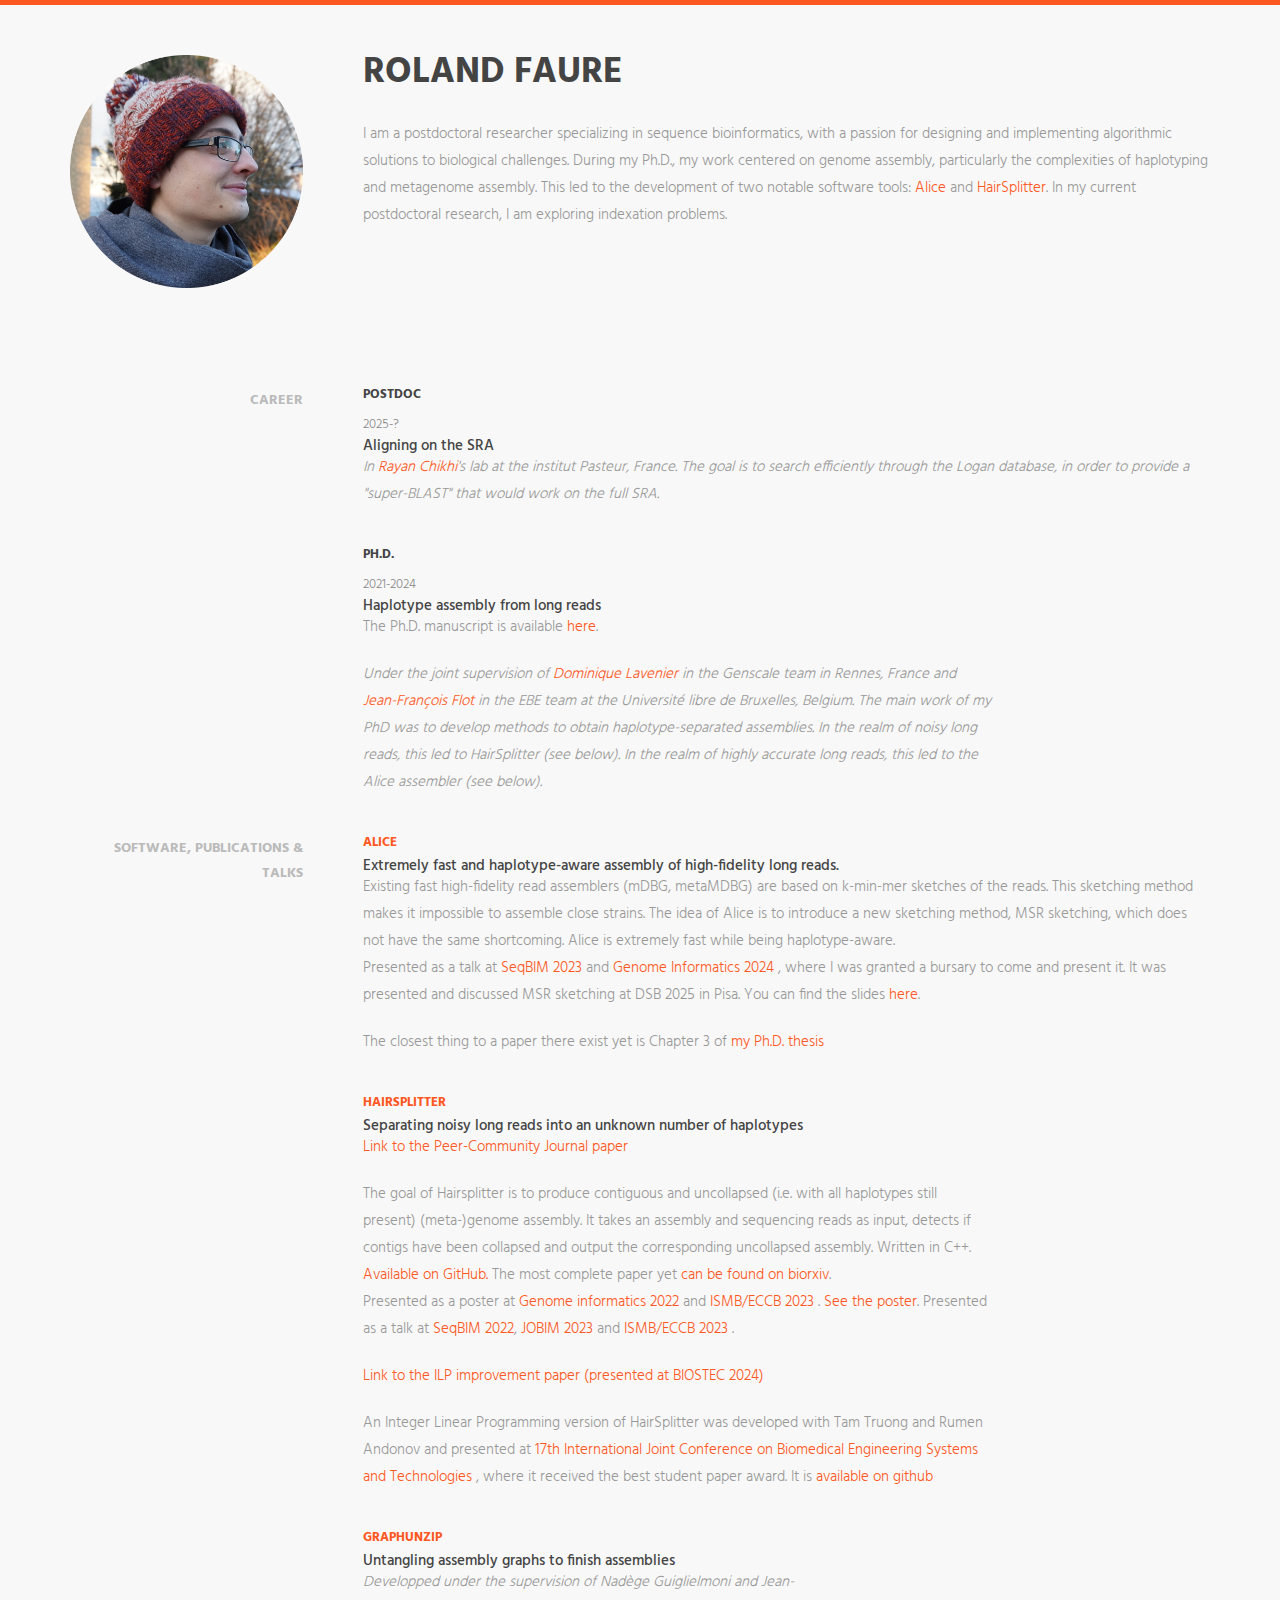
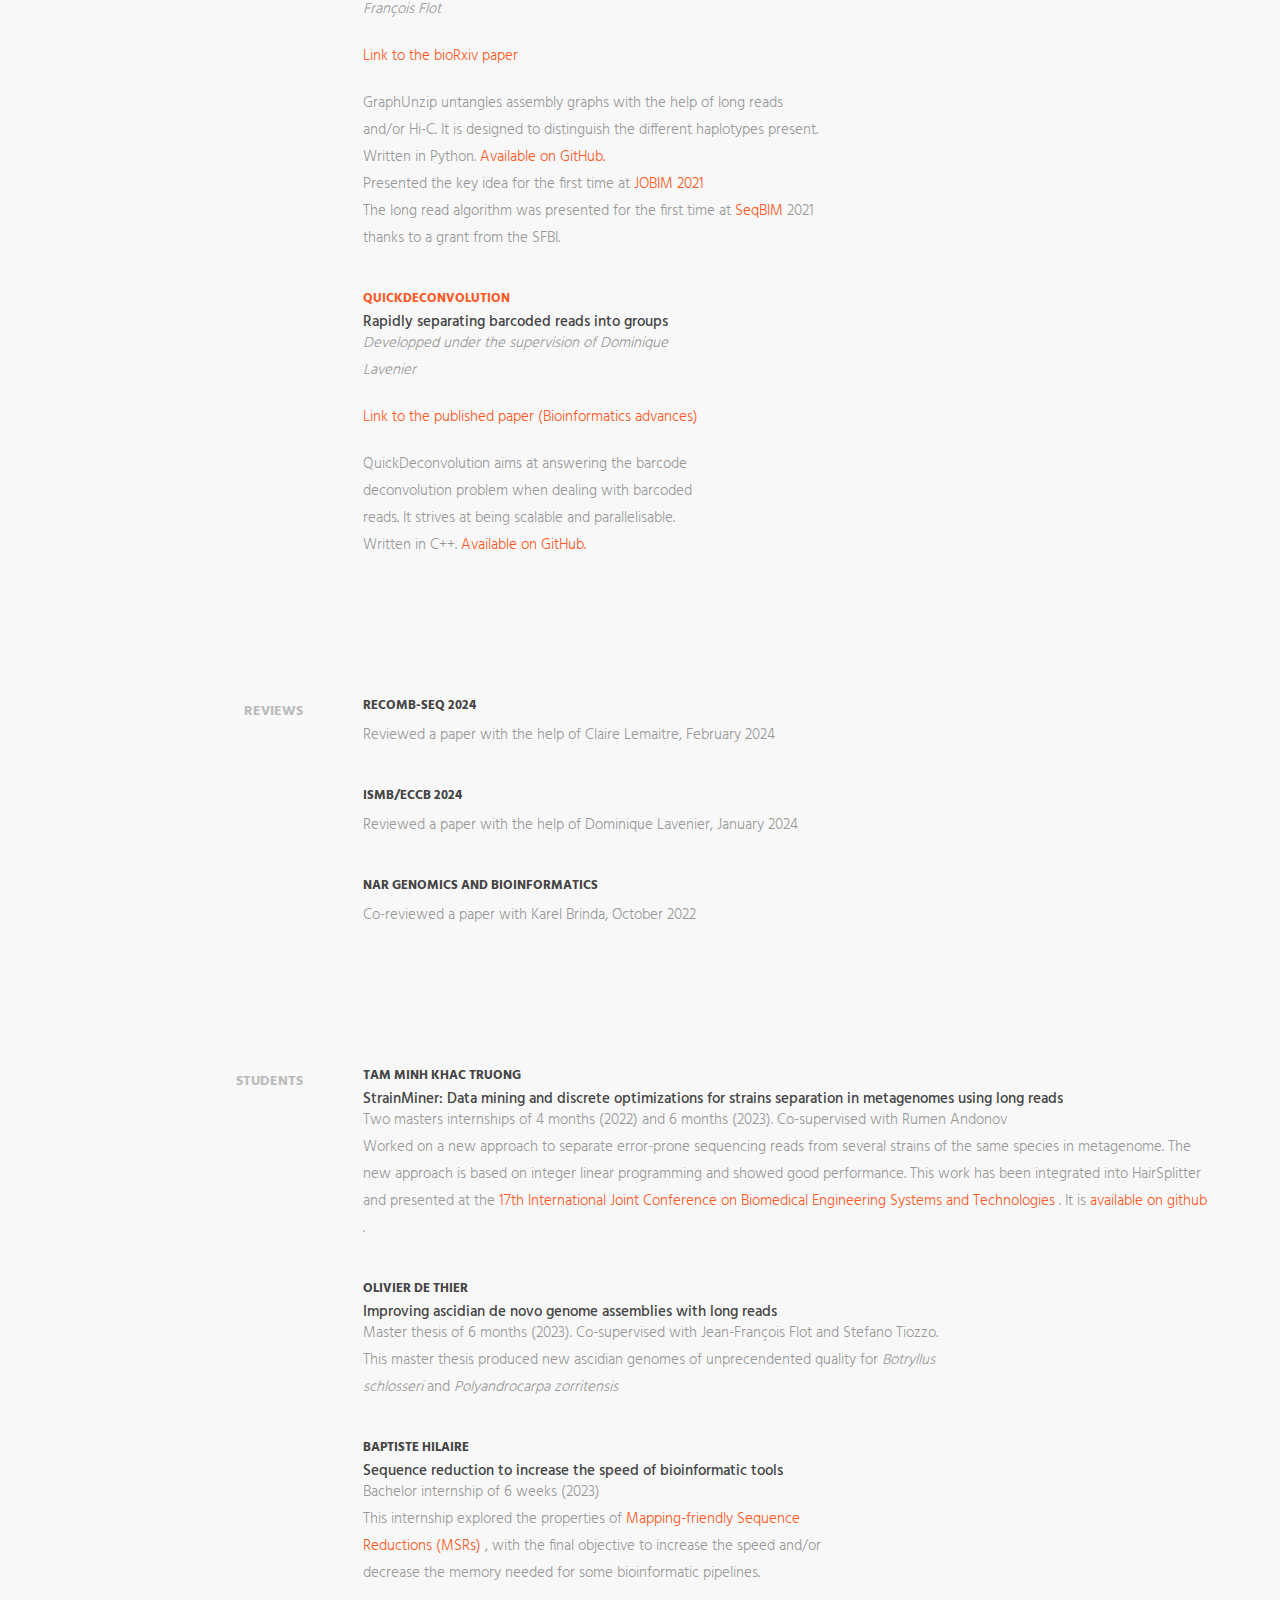
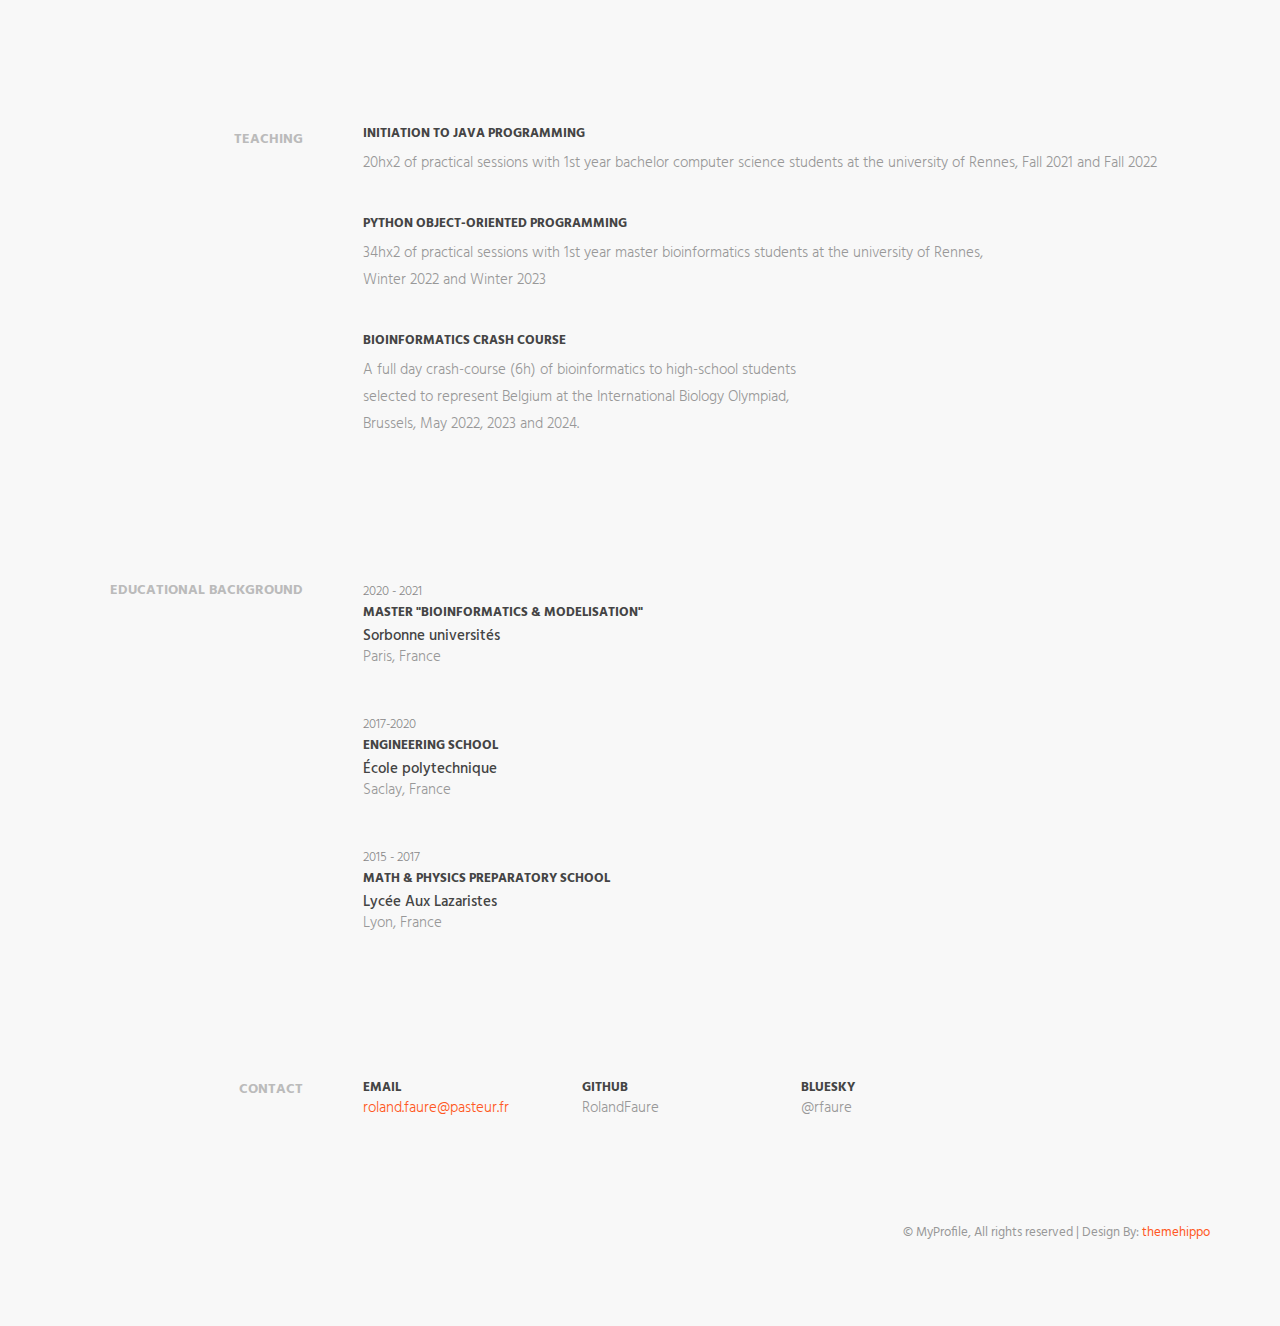
<file: index.html>
<!DOCTYPE html>
<html>
<head>
    <meta charset="utf-8">
    <meta http-equiv="X-UA-Compatible" content="IE=edge">
    <meta name="viewport" content="width=device-width, initial-scale=1">
    <!-- The above 3 meta tags *must* come first in the head; any other head content must come *after* these tags -->
    <title>About me - Roland Faure</title>


    <!-- web-fonts -->
    <link href="https://fonts.googleapis.com/css?family=Hind:300,400,500,600,700" rel="stylesheet">

    <!-- font-awesome -->
    <link href="css/font-awesome.min.css" rel="stylesheet">

    <!-- Bootstrap -->
    <link href="css/bootstrap.min.css" rel="stylesheet">

    <!-- owl carousal -->
    <link href="css/owl.carousel.css" rel="stylesheet">

    <!-- Style CSS -->
    <link href="css/style.css" rel="stylesheet">

    <!-- HTML5 shim and Respond.js for IE8 support of HTML5 elements and media queries -->
    <!-- WARNING: Respond.js doesn't work if you view the page via file:// -->
    <!--[if lt IE 9]>
    <script src="https://oss.maxcdn.com/html5shiv/3.7.2/html5shiv.min.js"></script>
    <script src="https://oss.maxcdn.com/respond/1.4.2/respond.min.js"></script>
    <![endif]-->
</head>
<body>
<div id="main-wrapper">
<!-- Page Preloader -->
<div id="preloader">
    <div id="status">
        <div class="status-mes"></div>
    </div>
</div>

<header class="header">
    <div class="container">
        <div class="row">
            <div class="col-md-3">
                <div class="profile-img">
                    <img src="img/img-profile.png" class="img-responsive" alt=""/>
                </div>
                <!-- Profile Image -->
            </div>
            <div class="col-md-9">
                <div class="name-wrapper">
                    <h1 class="name">Roland Faure</h1>
                </div>
                <p>
                   I am a postdoctoral researcher specializing in sequence bioinformatics, with a passion for designing and implementing algorithmic solutions to biological challenges. During my Ph.D., my work centered on genome assembly, particularly the complexities of haplotyping and metagenome assembly. This led to the development of two notable software tools: <a target="_blank" href="https://github.com/rolandfaure/alice-asm">Alice</a> and <a target="_blank" href="https://github.com/rolandfaure/alice-asm">HairSplitter</a>. In my current postdoctoral research, I am exploring indexation problems.
                </p>


      
            </div>
        </div>
    </div>
</header>
<!-- .header-->

<section class="section-education section-wrapper">
    <div class="container">
        <div class="row">
            <div class="col-md-3">
                <div class="section-title"><h2>Career</h2></div>
            </div>
            
            <div class="col-md-9">
                <div class="row">
                    <div class="col-md-12">
                        <div class="content-item">
                            <h3>Postdoc</h3>
                            <small>2025-?</small>
                            <h4>Aligning on the SRA</h4>
                            
			    <p><i>In <a target="_blank" href="http://rayan.chikhi.name/">Rayan Chikhi</a>'s lab at the institut Pasteur, France. The goal is to search efficiently through the Logan database, in order to provide a "super-BLAST" that would work on the full SRA. </i></p>
			

                        </div>
            </div>
            
            <div class="col-md-9">
                <div class="row">
                    <div class="col-md-12">
                        <div class="content-item">
                            <h3>Ph.D.</h3>
                            <small>2021-2024</small>
                            <h4>Haplotype assembly from long reads</h4>
                            
                            <p>The Ph.D. manuscript is available <a target="_blank" href="docs/these_compressed.pdf">here</a>.
                            
			    <p><i>Under the joint supervision of <a target="_blank" href="http://lavenier.net/homepage/"> Dominique Lavenier </a> in the Genscale team in Rennes, France and <a target="_blank" href="https://ebe.ulb.be/ebe/Flot.html"> Jean-François Flot</a> in the EBE team at the Université libre de Bruxelles, Belgium. The main work of my PhD was to develop methods to obtain haplotype-separated assemblies. In the realm of noisy long reads, this led to HairSplitter (see below). In the realm of highly accurate long reads, this led to the Alice assembler (see below). </i></p>
			

                        </div>
            </div>
	</div>
	</div>
	</div>
</div>

<section class="section-education section-wrapper">
    <div class="container">
        <div class="row">
            <div class="col-md-3">
                <div class="section-title"><h2>Software, publications & talks</h2></div>
            </div>
          
          <div class="col-md-9">
                <div class="row">
                    <div class="col-md-12">
                        <div class="content-item">
                        
                            <h3><a target="_blank" href="https://github.com/rolandfaure/alice-asm">Alice</a></h3>
                            <h4>Extremely fast and haplotype-aware assembly of high-fidelity long reads.</h4>
			    
                            <p>
                            	Existing fast high-fidelity read assemblers (mDBG, metaMDBG) are based on k-min-mer sketches of the reads. This sketching method makes it impossible to assemble close strains. The idea of Alice is to introduce a new sketching method, MSR sketching, which does not have the same shortcoming. Alice is extremely fast while being haplotype-aware.<br>
                            	Presented as a talk at <a target="_blank" href="https://seqbim.cnrs.fr/seqbim-2023/"> SeqBIM 2023</a> and <a target="_blank" href="https://coursesandconferences.wellcomeconnectingscience.org/event/genome-informatics-20241113/"> Genome Informatics 2024 </a>, where I was granted a bursary to come and present it.
                            It was presented and discussed MSR sketching at DSB 2025 in Pisa. You can find the slides <a target="_blank" href="docs/DSB_2025.pdf">here</a>.
                            </p>

			    <p>The closest thing to a paper there exist yet is Chapter 3 of <a target="_blank" href="docs/these_compressed.pdf#page=86"> my Ph.D. thesis </a></p>


                        </div>
            </div>
            
          
            <div class="col-md-9">
                <div class="row">
                    <div class="col-md-12">
                        <div class="content-item">
                        
                            <h3><a target="_blank" href="https://github.com/rolandfaure/hairsplitter">HairSplitter</a></h3>
                            <h4>Separating noisy long reads into an unknown number of haplotypes</h4>

			    <p> <a target="_blank" href="https://peercommunityjournal.org/item/10_24072_pcjournal_481/"> Link to the Peer-Community Journal paper </a></p>
			    
                            <p>
                            	The goal of Hairsplitter is to produce contiguous and uncollapsed (i.e. with all haplotypes still present) (meta-)genome assembly. It takes an assembly and sequencing reads as input, detects if contigs have been collapsed and output the corresponding uncollapsed assembly. Written in C++. <a target="_blank" href="https://github.com/RolandFaure/Hairsplitter" > Available on GitHub.</a> The most complete paper yet <a target="_blank" href="https://www.biorxiv.org/content/10.1101/2024.02.13.580067v2">can be found on biorxiv</a>.<br>
                            	Presented as a poster at <a target="_blank" href="https://coursesandconferences.wellcomeconnectingscience.org/event/genome-informatics-20220921/"> Genome informatics 2022</a> and <a target="_blank" href=http://iscb.org/ismbeccb2023> ISMB/ECCB 2023 </a>. <a target="_blank" href=https://RolandFaure.github.io/docs/Faure-Roland-Genscale-ISMBECCB2023.pdf> See the poster</a>. Presented as a talk at <a target="_blank" href="https://seqbim.cnrs.fr/"> SeqBIM 2022</a>, <a target="_blank" href=https://jobim2023.sciencesconf.org> JOBIM 2023 </a> and <a target="_blank" href="http://iscb.org/ismbeccb2023"> ISMB/ECCB 2023 </a>.
                            </p>

			    <p> <a target="_blank" href="https://www.scitepress.org/Papers/2024/123207/123207.pdf"> Link to the ILP improvement paper (presented at BIOSTEC 2024) </a></p>
			    <p>
			    	An Integer Linear Programming version of HairSplitter was developed with Tam Truong and Rumen Andonov and presented at <a target="_blank" href="https://bioinformatics.scitevents.org/"> 17th International Joint Conference on Biomedical Engineering Systems and Technologies </a>, where it received the best student paper award. It is <a target="_blank" href="https://github.com/rolandfaure/strainminer"> available on github </a></p>

                        </div>
            </div>

            <div class="col-md-9">
                <div class="row">
                    <div class="col-md-12">
                        <div class="content-item">
                            <h3><a target="_blank" href="https://github.com/nadegeguiglielmoni/graphunzip">GraphUnzip</a></h3>
                            <h4>Untangling assembly graphs to finish assemblies</h4>
                            <p><i>Developped under the supervision of Nadège Guiglielmoni and Jean-François Flot </i></p>

                            
			    <p> <a target="_blank" href="https://www.biorxiv.org/content/10.1101/2021.01.29.428779v1.full">Link to the bioRxiv paper </a></p>
			    <p>
                            	GraphUnzip untangles assembly graphs with the help of long reads and/or Hi-C. It is designed to distinguish the different haplotypes present. Written in Python. <a target="_blank" href="https://github.com/nadegeguiglielmoni/GraphUnzip" > Available on GitHub.</a><br>
                            	Presented the key idea for the first time at <a target="_blank" href="https://jobim2021.sciencesconf.org/"> JOBIM 2021 </a> <br>
                            	The long read algorithm was presented for the first time at <a target="_blank" href="https://seqbim.cnrs.fr/"> SeqBIM </a> 2021 thanks to a grant from the SFBI.
                            </p>
                          
                        </div>
            </div>
            
            <div class="col-md-9">
                <div class="row">
                    <div class="col-md-12">
                        <div class="content-item">
                            <h3><a target="_blank" href="https://github.com/rolandfaure/alice-asm">QuickDeconvolution</a></h3>
                            <h4>Rapidly separating barcoded reads into groups</h4>
                            
			    <p><i>Developped under the supervision of Dominique Lavenier </i></p>	

			    <p> <a target="_blank" href="https://academic.oup.com/bioinformaticsadvances/advance-article-abstract/doi/10.1093/bioadv/vbac068/6717790">Link to the published paper (Bioinformatics advances) </a></p>
                            <p>
                            	QuickDeconvolution aims at answering the barcode deconvolution problem when dealing with barcoded reads. It strives at being scalable and parallelisable. Written in C++. <a target="_blank" href="https://github.com/RolandFaure/QuickDeconvolution" > Available on GitHub.</a><br>
                            </p>

                        </div>
            </div>

        </div>
        <!--.row-->
    </div>
    <!-- .container -->
</section>

<section class="section-education section-wrapper">
    <div class="container">
        <div class="row">
            <div class="col-md-3">
                <div class="section-title"><h2>Reviews</h2></div>
            </div>

            <div class="col-md-9">
                <div class="row">
                    <div class="col-md-12">
                    	<div class="content-item">
				<h3>Recomb-SEQ 2024</h3>

                            <p>
                            	Reviewed a paper with the help of Claire Lemaitre, February 2024
                            </p>
                          
                        </div>
                        <div class="content-item">
				<h3>ISMB/ECCB 2024</h3>

                            <p>
                            	Reviewed a paper with the help of Dominique Lavenier, January 2024
                            </p>
                          
                        </div>
                        <div class="content-item">
                            <h3>NAR Genomics and Bioinformatics</h3>

                            <p>
                            	Co-reviewed a paper with Karel Brinda, October 2022
                            </p>
                          
                        </div>
            </div>

            </div>
            
        <!--.row-->
    </div>
    <!-- .container -->
</section>

<section class="section-education section-wrapper">
    <div class="container">
        <div class="row">
            <div class="col-md-3">
                <div class="section-title"><h2>Students</h2></div>
            </div>

            <div class="col-md-9">
                <div class="row">
                    <div class="col-md-12">
                        <div class="content-item">
                            <h3>Tam Minh Khac Truong </h3>
				<h4>StrainMiner: Data mining and discrete optimizations for strains separation in metagenomes using long reads</h4>
				<p>Two masters internships of 4 months (2022) and 6 months (2023). Co-supervised with Rumen Andonov <br>
                            	Worked on a new approach to separate error-prone sequencing reads from several strains of the same species in metagenome. The new approach is based on integer linear programming and showed good performance. This work has been integrated into HairSplitter and presented at the<a target="_blank" href="https://bioinformatics.scitevents.org/"> 17th International Joint Conference on Biomedical Engineering Systems and Technologies </a>. It is <a target="_blank" href="https://github.com/rolandfaure/strainminer"> available on github </a>.
   </p>
                          
                        </div>
            </div>
            
            <div class="col-md-9">
                <div class="row">
                    <div class="col-md-12">
                        <div class="content-item">
                            <h3>Olivier De Thier</h3>
                            <h4>Improving ascidian de novo genome assemblies with long reads</h4>
                            <p>Master thesis of 6 months (2023). Co-supervised with Jean-François Flot and Stefano Tiozzo.<br>
                            This master thesis produced new ascidian genomes of unprecendented quality for <i>Botryllus schlosseri</i> and <i>Polyandrocarpa zorritensis</i></p>

                        </div>
            </div>
            
            <div class="col-md-9">
                <div class="row">
                    <div class="col-md-12">
                        <div class="content-item">
                            <h3>Baptiste Hilaire</h3>
                            <h4>Sequence reduction to increase the speed of bioinformatic tools</h4>
                            <p>Bachelor internship of 6 weeks (2023)<br>
                            This internship explored the properties of <a target="_blank" href="https://www.cell.com/iscience/pdf/S2589-0042(22)01577-2.pdf"> Mapping-friendly Sequence Reductions (MSRs) </a>, with the final objective to increase the speed and/or decrease the memory needed for some bioinformatic pipelines.

                        </div>
            </div>


        </div>
        <!--.row-->
    </div>
    <!-- .container -->
</section>

<section class="section-education section-wrapper">
    <div class="container">
        <div class="row">
            <div class="col-md-3">
                <div class="section-title"><h2>Teaching</h2></div>
            </div>

            <div class="col-md-9">
                <div class="row">
                    <div class="col-md-12">
                        <div class="content-item">
                            <h3>Initiation to Java programming</h3>

                            <p>
                            	20hx2 of practical sessions with 1st year bachelor computer science students at the university of Rennes, Fall 2021 and Fall 2022
                            </p>
                          
                        </div>
            </div>
            
            <div class="col-md-9">
                <div class="row">
                    <div class="col-md-12">
                        <div class="content-item">
                            <h3>Python object-oriented programming</h3>
                            <h4></h4>

                            <p>
                            	34hx2 of practical sessions with 1st year master bioinformatics students at the university of Rennes, Winter 2022 and Winter 2023
                            </p>

                        </div>
            </div>
            
            <div class="col-md-9">
                <div class="row">
                    <div class="col-md-12">
                        <div class="content-item">
                            <h3>Bioinformatics crash course</h3>
                            <h4></h4>

                            <p>
                            A full day crash-course (6h) of bioinformatics to high-school students selected to represent Belgium at the International Biology Olympiad, Brussels, May 2022, 2023 and 2024.
                            </p>

                        </div>
            </div>

        </div>
        <!--.row-->
    </div>
    <!-- .container -->
</section>

<!-- .section-education -->

<section class="section-education section-wrapper">
    <div class="container">
        <div class="row">
            <div class="col-md-3">
                <div class="section-title"><h2>Educational background</h2></div>
            </div>

            <div class="col-md-9">
                <div class="row">
                    <div class="col-md-12">
                        
                        <!-- .experience-item -->
                        <div class="content-item">
                            <small>2020 - 2021</small>
                            <h3>Master "Bioinformatics & modelisation"</h3>
                            <h4>Sorbonne universités</h4>

                            <p>Paris, France</p>
                        </div>
                        
                        <!-- .experience-item -->
                        <div class="content-item">
                            <small>2017-2020</small>
                            <h3>Engineering school</h3>
                            <h4>École polytechnique</h4>

                            <p>Saclay, France</p>
                        </div>
                        
                        <div class="content-item">
                            <small>2015 - 2017</small>
                            <h3>Math & Physics preparatory school</h3>
                            <h4>Lycée Aux Lazaristes</h4>

                            <p>Lyon, France</p>
                        </div>
                        <!-- .experience-item -->
                    </div>
                </div>
                <!--.row-->
            </div>

        </div>
        <!--.row-->
    </div>
    <!-- .container -->
</section>
<!-- .section-education -->



<section class="section-contact section-wrapper">
    <div class="container">
        <div class="row">
            <div class="col-md-3">
                <div class="section-title">
                    <h2>Contact</h2>
                </div>
            </div>

            <div class="col-md-9">
                <div class="row">
                    <div class="col-md-3">
                        <address>
                            <strong>Email</strong><br>
                            <a href="mailto:#">roland.faure@pasteur.fr</a>
                        </address>
                    </div>
                    <div class="col-md-3">
                        <address>
                            <strong>GitHub</strong><br>
                            RolandFaure
                        </address>
                    </div>
                    <div class="col-md-3">
                        <address>
                            <strong>Bluesky</strong><br>
                            @rfaure
                        </address>
                    </div>

                </div>
                <!--.row-->


            </div>
        </div>
        <!--.row-->

    </div>
    <!--.container-fluid-->
</section>
<!--.section-contact-->

<footer class="footer">
    <div class="copyright-section">
        <div class="container">
            <div class="row">
                <div class="col-md-12">
                    <div class="copytext">&copy; MyProfile, All rights reserved | Design By: <a target="_blank"
                            href="https://themehippo.com">themehippo</a></div>
                </div>
            </div>
            <!--.row-->
        </div>
        <!-- .container-fluid -->
    </div>
    <!-- .copyright-section -->
</footer>
<!-- .footer -->

</div>
<!-- #main-wrapper -->

<!-- jquery -->
<script src="js/jquery-2.1.4.min.js"></script>
<!-- Bootstrap -->
<script src="js/bootstrap.min.js"></script>
<!--owl carousal-->
<script src="js/owl.carousel.min.js"></script>
<!--theme script-->
<script src="js/scripts.js"></script>
</body>
</html>
</file>
<file: css/style.css>
/*
Template Name: My Profile
Description: HTML5 / CSS3 One Page
Version: 1.0
Author: themehippo.com
*/

/*------------------------------------------------------------------
# [Color codes]

# Body  (text): #3a4750
# Heading Color #444444
# Theme Color (link color) #ff5722
# Mid grey (sub header) #f4f4f4
# -------------------------------------------------------------------*/

/* ---------------------------------

[Table of contents]

1. Body
2. header / .header
3. My Activity / .item-stats
4. Work History / .work-history-wrapper
5. My Specialities / .expertise-wrapper
6. Skills / .skills-wrapper
7. Work Experiance / .section-experience
8. Education / .section-education
9. Marketplace Profile / .section-profile
10. Portfolio / .portfolio-section
11. Recent Reviews / .review-section
12. Contact / .section-contact
13. footer 

------------------------------------*/


body {
    font-family : 'Hind', sans-serif;
    font-size   : 15px;
    line-height : 1.8em;
    color       : #989898;
    font-weight : 300;
    background  : #f8f8f8;
    }

/* --------------------------------------
 * Global Typography
 *------------------------------------------*/

h1, h2, h3, h4, h5, h6 {
    margin : 0 0 15px;
    color  : #444444;
    }

h1 {
    font-size   : 36px;
    line-height : 1.8em;
    font-weight : 700;
    }

h2 {
    font-size   : 18px;
    line-height : 1.8em;
    font-weight : 700;
    }

h3 {
    font-size   : 13px;
    line-height : 1.8em;
    font-weight : 700;
    }

h4 {
    font-size   : 15px;
    line-height : 1.8em;
    font-weight : 500;
    }

h5 {
    font-size   : 15px;
    line-height : 1.5em;
    font-weight : 500;
    }

h6 {
    font-size   : 15px;
    line-height : 1.5em;
    }

/* --------------------------------------
 * LINK STYLE
 *------------------------------------------*/
a {
    color              : #ff5722;
    text-decoration    : none;
    -webkit-transition : all 0.3s ease 0s;
    -moz-transition    : all 0.3s ease 0s;
    -o-transition      : all 0.3s ease 0s;
    transition         : all 0.3s ease 0s;
    }

a,
a:active,
a:focus,
a:active {
    text-decoration : none;
    outline         : none
    }

a:hover,
a:focus {
    text-decoration : none;
    color           : #ff5722;
    }

p {
    margin-bottom : 20px;
    }

strong {
    color : #444444;
    }

ul {
    margin     : 0;
    padding    : 0;
    list-style : none;
    }

/*------------------
 * Button Style
 *------------------*/
.btn {
    padding        : 14px 30px 11px;
    margin-bottom  : 0;
    font-size      : 14px;
    font-weight    : 500;
    border-radius  : 0;
    border         : 0;
    text-transform : uppercase;
    transition     : all .3s;
    }

.btn-lg {
    font-weight : 700;
    font-size   : 24px;
    padding     : 15px 30px;
    }

/*btn-primary*/
.btn-primary {
    background-color : #ff5722;
    }

.btn-primary:hover,
.btn-primary:focus,
.btn-primary:active:focus {
    background : #de4718;
    }

/*btn-default*/
.btn-default {
    color            : #2a54f5;
    background-color : transparent;
    border           : 2px solid #2a54f5;
    }

.btn-default:hover,
.btn-default:focus,
.btn-default:active:focus {
    background   : #2a54f5;
    color        : #ffffff;
    border-color : #2a54f5;
    }

button:focus,
.btn:focus,
.btn:active:focus {
    outline : none;
    }

/* --------------------
 *  main Wrapper
 * -------------------*/
#main-wrapper {
    overflow : hidden;
    }

/*-------------------
 * Section Wrapper
 *-------------------*/
.section-wrapper {
    padding : 50px 0;
    }

@media (max-width : 768px) {
    .section-wrapper {
        padding : 20px 0;
        }
    }

@media (max-width : 600px){
    .section-wrapper {
        padding : 20px;
        }
    }

/*---------------------------
 * Section Title
 *---------------------------*/
.section-title {
    margin-right : 30px;
    text-align   : right;
    }

.section-title h2 {
    font-size      : 14px;
    margin-bottom  : 5px;
    color          : #bbbbbb;
    text-transform : uppercase;
    }

@media (max-width: 768px) {
    .section-title{
        text-align: left;
        }
    .section-title h2{
        font-size: 18px;
        margin-bottom: 20px;
        }
    }

/*-----------------------------
 * NAVIGATION & HEADER STYLE
 *-----------------------------*/

.header {
    padding    : 50px 0;
    margin     : 0;
    position   : relative;
    border-top : 5px solid #ff5722;
    }

.header .profile-img {
    margin-right : 30px;
    }

.header .name-wrapper {
    margin-bottom : 30px;
    }

.header .name-wrapper h1 {
    text-transform : uppercase;
    line-height    : 1;
    margin         : 0 0 5px;
    }

.header .name-wrapper span {
    font-size : 24px;
    color     : #ff5722;
    }

.header .personal-details {
    margin : 10px 0;
    }

.header .personal-details strong {
    font-size   : 13px;
    color       : #444444;
    display     : block;
    line-height : 1;
    }

.header .personal-details small {
    font-size : 12px;
    }

.header .personal-details span {
    color : #989898;
    }

@media (max-width : 768px) {
    .header {
        padding    : 20px 0;
        }

    .header .profile-img {
        margin: 0 0 30px;
        }
    }

@media (max-width : 600px){
    .header{
        padding: 20px;
        }
    }


    /*-------------------
     * Social Icon
     *-------------------*/

.social-icon {
    margin  : 20px 0;
    padding : 0;
    display : block;
    }

.social-icon li {
    display : inline-block;
    margin  : 0 2px;
    }

.social-icon li a {
    display       : block;
    font-size     : 12px;
    color         : #333333;
    width         : 34px;
    height        : 34px;
    line-height   : 33px;
    text-align    : center;
    border-radius : 2px;
    border        : 2px solid #eeeeee;
    }

.social-icon li a:hover {
    border-color : #cccccc;
    }


/*-------------------
 * Expertise
 *-------------------*/
.item-stats .item-stats-value{
    font-size: 18px;
    color: #444;
    font-weight: 500;
    }

.item-stats .item-stats-name{
    font-size: 12px;
    text-transform: uppercase;
    line-height: 1;
    }


@media (max-width: 768px) {
    .item-stats{
        margin-bottom: 30px;
        }
    }

/*-------------------
 * Expertise
 *-------------------*/
.expertise-item {
    margin-bottom : 20px;
    }

.expertise-item h3 {
    text-transform : uppercase;
    margin-bottom  : 5px;
    }

/*-------------------
 * Skills Progressbar
 *-------------------*/

.progress-item {
    position : relative;
    }

.progress-item .progress-title {
    font-size     : 12px;
    font-weight   : 400;
    display       : inline-block;
    margin-bottom : 5px;
    }

.progress-item .progress {
    height        : 2px;
    box-shadow    : none;
    border-radius : 0;
    background    : transparent;
    }

.progress-item .progress-bar {
    background-color : #ff5722;
    box-shadow       : none;
    text-align       : right;
    }

.progress-item .progress-percent {
    font-size        : 10px;
    background-color : #313131;
    position         : absolute;
    top              : 5px;
    padding          : 0 8px;
    border-radius    : 3px;
    }

.progress-item .progress-percent::before {
    content      : "";
    position     : absolute;
    left         : 0;
    bottom       : -4px;
    border-top   : 6px solid #313131;
    border-right : 8px solid transparent;
    }


@media (max-width: 768px) {
    .progress-wrapper{
        margin-bottom: 50px;
        }
    }

/*-------------------
 * Portfolio
 *-------------------*/

.portfolio-item {
    position      : relative;
    display       : block;
    margin-bottom : 30px;
    }

.portfolio-item .portfolio-thumb img {
    height    : auto;
    display   : block;
    max-width : 100%;
    }

.portfolio-item .portfolio-info {
    position   : absolute;
    padding    : 15px 15px 5px;
    bottom     : 0;
    width      : 100%;
    z-index    : 1;
    background : -webkit-linear-gradient(
            top,
            transparent 0%,
            rgba(0, 0, 0, 0.5) 100%
    );
    }

.portfolio-item::after {
    content    : "";
    position   : absolute;
    bottom     : 0;
    top        : 100%;
    left       : 0;
    right      : 0;
    background : -webkit-linear-gradient(
            top,
            transparent 0%,
            #000 100%
    );
    transition : all .2s linear;
    }

.portfolio-item:hover::after {
    top : 0;
    }

.portfolio-item .portfolio-info h3 {
    margin         : 0;
    line-height    : 1;
    color          : #ffffff;
    font-weight    : 500;
    text-transform : uppercase;
    }

.portfolio-item .portfolio-info small {
    color : rgba(255, 255, 255, .5);
    }


/*-----------------
 * Review
 *-----------------*/

#review .owl-wrapper .owl-item{
    padding-right: 20px;
    }
#review .media-left{
    padding-right: 15px;
    }
#review .media-left img{
    width: 50px;
    border-radius: 3px;
    }

#review .user-name{
    color: #444;
    font-weight: 500;
    }

#review .review-text{
    margin: 10px 0;
    }

/* rating */

#review .rating{
    display: -webkit-inline-box;
    display: -webkit-inline-flex;
    display: -ms-inline-flexbox;
    display: inline-flex;
    -webkit-box-align: center;
    -webkit-align-items: center;
    -ms-flex-align: center;
    align-items: center;
    }

#review .rating::after{
    content: attr(data-star_rating);
    padding: 3px 5px 0;
    color: #444;
    font-size: 16px;
    font-weight: 500;
    line-height: 21px;
    border-radius: 2px;
    margin-left: 5px;
    }

#review .rating-total{
    display: -webkit-inline-box;
    display: -webkit-inline-flex;
    display: -ms-inline-flexbox;
    display: inline-flex;
    position: relative;
    -webkit-box-align: center;
    -webkit-align-items: center;
    -ms-flex-align: center;
    align-items: center;
    -webkit-box-pack: justify;
    -webkit-justify-content: space-between;
    -ms-flex-pack: justify;
    justify-content: space-between;
    width: 80px;
    height: 16px;
    margin-top: -2px;
    }

#review .rating-progress{
    position: absolute;
    top: 0;
    right: 0;
    bottom: 0;
    left: 0;
    }

#review .rating-progress::after,
#review .rating-progress::before{
    display: block;
    position: absolute;
    top: 0;
    right: 0;
    bottom: 0;
    left: 0;
    background-size: 80px 16px;
    background-repeat: no-repeat;
    content: "";
    }

#review .rating-progress::before{
    background-image: url("../img/rating-background.svg");
    }

#review .rating-progress::after{
    background-image: url("../img/rating-foreground.svg");
    }

#review .rating-progress.rate-0::after{
    width: 0;
    }

/* Rating Percent */

#review .rating-progress.rate-1::after{
    width: 20%;
    }

#review .rating-progress.rate-2::after{
    width: 40%;
    }

#review .rating-progress.rate-3::after{
    width: 60%;
    }

#review .rating-progress.rate-4::after{
    width: 80%;
    }

#review .rating-progress.rate-5::after{
    width: 100%;
    }


/* Pagination */

.owl-controls .owl-page{
    display: inline-block;
    }

.owl-controls .owl-page span{
    width: 4px;
    height: 4px;
    background: #000;
    margin-right: 10px;
    display: block;
    border-radius: 100%;
    opacity: .3;
    }

.owl-controls .owl-page.active span{
    opacity: 1;
    box-shadow: 0 0 0 1px #000;
    }


/*-------------------
 * Market Place Profile
 *-------------------*/
.profile-item{
    margin-bottom: 30px;
    }

.profile-item .media-object{
    width: 30px;
    }

.profile-item  a{
    color: #444;
    }

.profile-item  a:hover{
    color: #ff5722;
    }

/*-------------------
 * Content Item
 *-------------------*/

.content-item {
    margin-bottom : 40px;
    }

.content-item h3 {
    margin         : 0 0 10px;
    line-height    : 1;
    font-weight    : bold;
    text-transform : uppercase;
    }

.content-item h4 {
    margin      : 0;
    line-height : 1;
    }

.content-item small {
    color : #888888;
    }

/*-------------------
 * Contact
 *-------------------*/

.section-contact address strong {
    font-size      : 13px;
    text-transform : uppercase;
    }

.feedback-form {
    margin-top : 50px;
    }

/*-------------------
 * Form Style
 *-------------------*/

.form-group label {
    font-weight : normal;
    font-size   : 13px;
    }

.form-control {
    height        : 46px;
    line-height   : 46px;
    padding       : 0 15px;
    color         : #969595;
    border-color  : #f8f8f8;
    border-radius : 0;
    box-shadow    : none;
    box-sizing    : border-box;
    background    : #eeeeee;
    }

.form-control:focus,
.form-control:active {
    box-shadow   : none;
    background   : #ffffff;
    border-color : #000000;
    }

/* --------------------------------------------
 *   Footer
 *---------------------------------------------- */

/* Copyright */

.footer {
    padding : 30px 0;
    text-align : right;
    }

.footer .copyright-section {
    font-size  : 13px;
    }

.footer .copyright-section .copytext {
    font-weight : 400;
    display     : block;
    }

@media (max-width : 768px) {
    .footer {
        text-align: left;
        }
    }

@media (max-width : 600px){
    .footer {
        padding-left: 20px;
        padding-right: 20px;
        }
    }

/* ---------------------------------------------- /*
 * Preloader
/* ---------------------------------------------- */
#preloader {
    background : #ccc;
    bottom     : 0;
    left       : 0;
    position   : fixed;
    right      : 0;
    top        : 0;
    z-index    : 9999;
    }

#status,
.status-mes {
    background-image    : url(../img/puff.svg);
    background-position : center;
    background-repeat   : no-repeat;
    height              : 200px;
    left                : 50%;
    margin              : -100px 0 0 -100px;
    position            : absolute;
    top                 : 50%;
    width               : 200px;
    }

.status-mes {
    background : none;
    left       : 0;
    margin     : 0;
    text-align : center;
    top        : 65%;
    }
</file>
